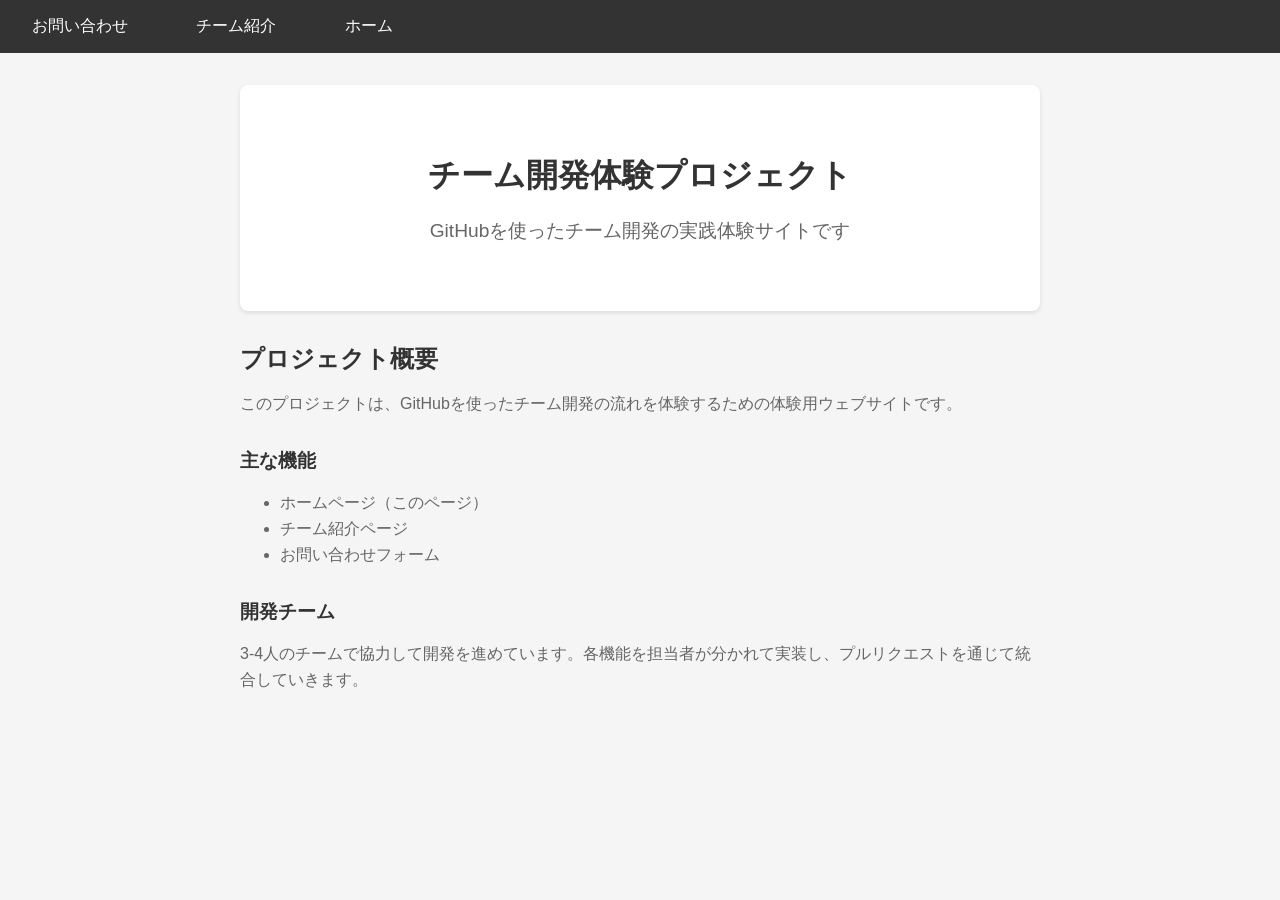
<file: index.html>
<!DOCTYPE html>
<html lang="ja">
<head>
    <meta charset="UTF-8">
    <meta name="viewport" content="width=device-width, initial-scale=1.0">
    <title>チーム開発体験 - ホーム</title>
    <link rel="stylesheet" href="main.css">
</head>
<body>
    <nav>
        <a href="contact.html">お問い合わせ</a>
        <a href="team.html">チーム紹介</a>
        <a href="index.html">ホーム</a>
    </nav>
    <div class="container">
        <div class="hero">
            <h1>チーム開発体験プロジェクト</h1>
            <p>GitHubを使ったチーム開発の実践体験サイトです</p>
        </div>
        
        <div class="content">
            <h2>プロジェクト概要</h2>
            <p>このプロジェクトは、GitHubを使ったチーム開発の流れを体験するための体験用ウェブサイトです。</p>
            
            <h3>主な機能</h3>
            <ul>
                <li>ホームページ（このページ）</li>
                <li>チーム紹介ページ</li>
                <li>お問い合わせフォーム</li>
            </ul>
            
            <h3>開発チーム</h3>
            <p>3-4人のチームで協力して開発を進めています。各機能を担当者が分かれて実装し、プルリクエストを通じて統合していきます。</p>
        </div>
    </div>
</body>
</html>
</file>
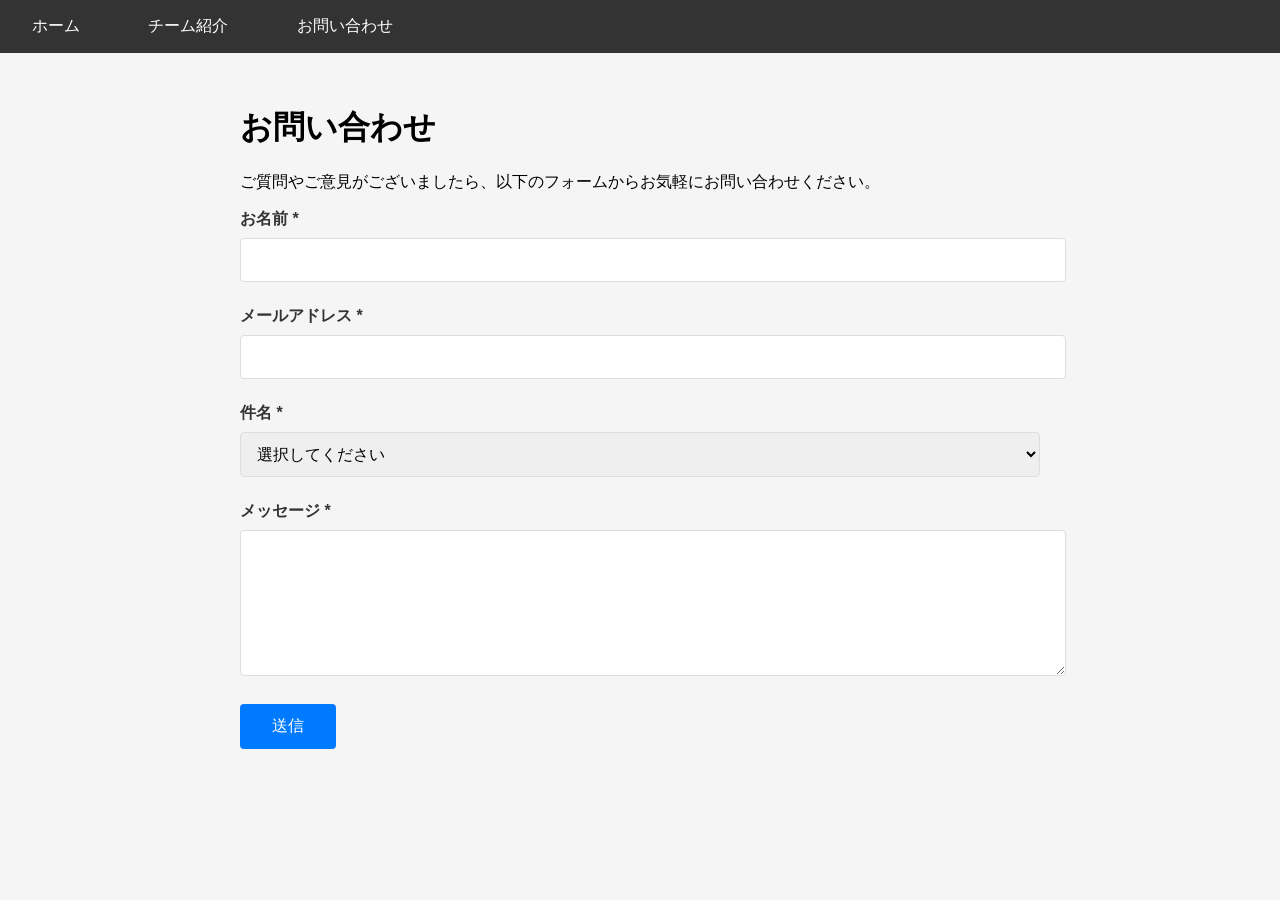
<file: contact.html>
<!DOCTYPE html>
<html lang="ja">
<head>
    <meta charset="UTF-8">
    <meta name="viewport" content="width=device-width, initial-scale=1.0">
    <title>チーム開発体験 - お問い合わせ</title>
    <link rel="stylesheet" href="main.css">
</head>
<body>
    <nav>
        <a href="index.html">ホーム</a>
        <a href="team.html">チーム紹介</a>
        <a href="contact.html">お問い合わせ</a>
    </nav>
    
    <div class="container">
        <h1>お問い合わせ</h1>
        <p>ご質問やご意見がございましたら、以下のフォームからお気軽にお問い合わせください。</p>
        
        <form id="contactForm">
            <div class="form-group">
                <label for="name">お名前 *</label>
                <input type="text" id="name" name="name" required>
            </div>
            
            <div class="form-group">
                <label for="email">メールアドレス *</label>
                <input type="email" id="email" name="email" required>
            </div>
            
            <div class="form-group">
                <label for="subject">件名 *</label>
                <select id="subject" name="subject" required>
                    <option value="">選択してください</option>
                    <option value="general">一般的なお問い合わせ</option>
                    <option value="bug">バグ報告</option>
                    <option value="feature">機能要望</option>
                    <option value="other">その他</option>
                </select>
            </div>
            
            <div class="form-group">
                <label for="message">メッセージ *</label>
                <textarea id="message" name="message" required></textarea>
            </div>
            
            <button type="submit">送信</button>
        </form>
        
        <div id="successMessage" class="success-message">
            お問い合わせありがとうございます。内容を確認の上、担当者よりご連絡いたします。
        </div>
    </div>
</body>
</html>
</file>
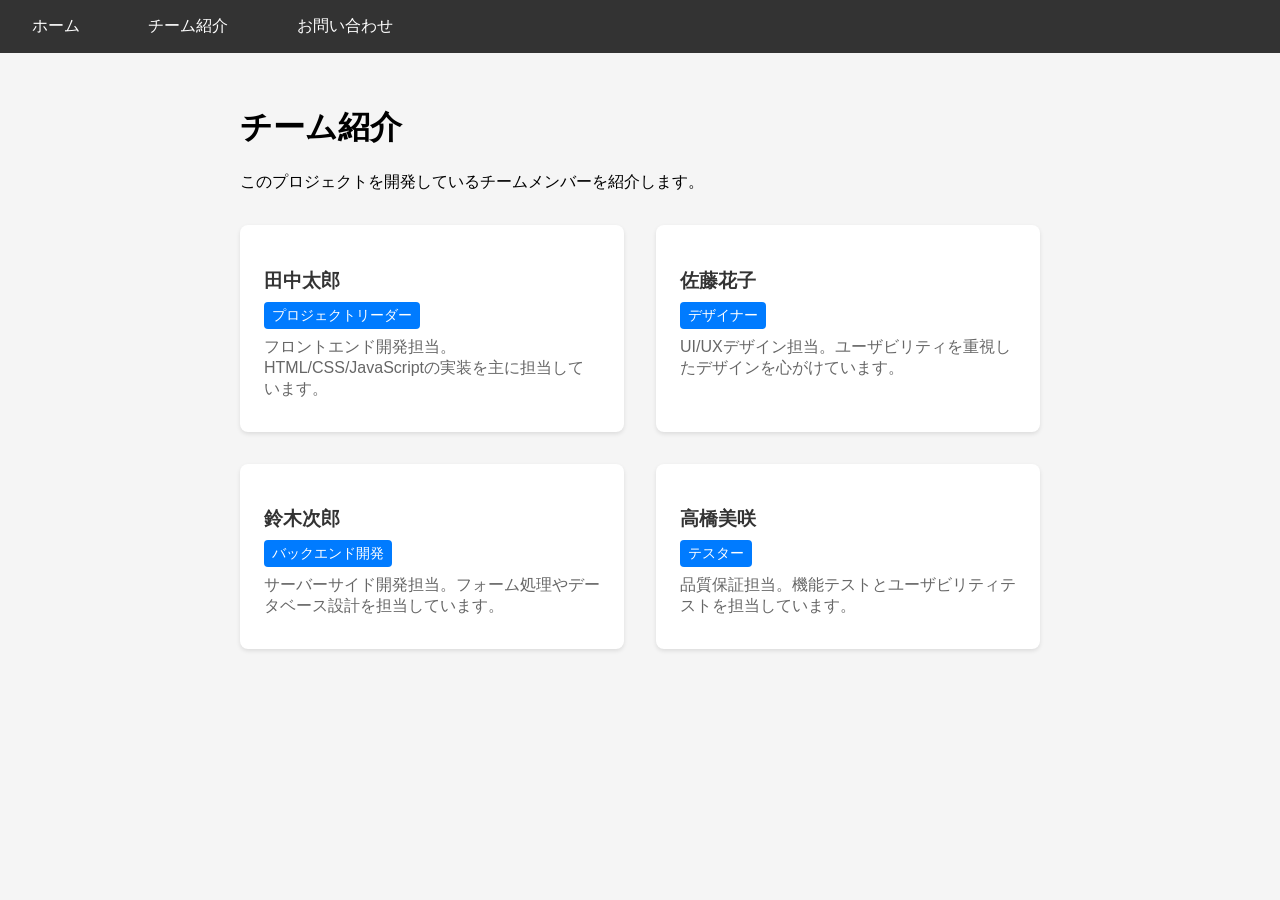
<file: team.html>
<!DOCTYPE html>
<html lang="ja">
<head>
    <meta charset="UTF-8">
    <meta name="viewport" content="width=device-width, initial-scale=1.0">
    <title>チーム開発体験 - チーム紹介</title>
    <link rel="stylesheet" href="main.css">
</head>
<body>
    <nav>
        <a href="index.html">ホーム</a>
        <a href="team.html">チーム紹介</a>
        <a href="contact.html">お問い合わせ</a>
    </nav>
    
    <div class="container">
        <h1>チーム紹介</h1>
        <p>このプロジェクトを開発しているチームメンバーを紹介します。</p>
        
        <div class="team-grid">
            <div class="member-card">
                <h3>田中太郎</h3>
                <span class="role">プロジェクトリーダー</span>
                <p>フロントエンド開発担当。HTML/CSS/JavaScriptの実装を主に担当しています。</p>
            </div>
            
            <div class="member-card">
                <h3>佐藤花子</h3>
                <span class="role">デザイナー</span>
                <p>UI/UXデザイン担当。ユーザビリティを重視したデザインを心がけています。</p>
            </div>
            
            <div class="member-card">
                <h3>鈴木次郎</h3>
                <span class="role">バックエンド開発</span>
                <p>サーバーサイド開発担当。フォーム処理やデータベース設計を担当しています。</p>
            </div>
            
            <div class="member-card">
                <h3>高橋美咲</h3>
                <span class="role">テスター</span>
                <p>品質保証担当。機能テストとユーザビリティテストを担当しています。</p>
            </div>
        </div>
    </div>
</body>
</html>
</file>
<file: main.css>
/* 共通スタイル */
body {
    font-family: 'Arial', sans-serif;
    margin: 0;
    padding: 0;
    background-color: #f5f5f5;
}

/* ナビゲーション */
nav {
    background-color: #333;
    padding: 1rem;
}

nav a {
    color: white;
    text-decoration: none;
    margin-right: 2rem;
    padding: 0.5rem 1rem;
    border-radius: 4px;
    transition: background-color 0.3s ease;
}

nav a:hover {
    background-color: #555;
}

/* コンテナ */
.container {
    max-width: 800px;
    margin: 0 auto;
    padding: 2rem;
}

/* ヒーローセクション */
.hero {
    text-align: center;
    padding: 3rem 0;
    background-color: white;
    border-radius: 8px;
    margin-bottom: 2rem;
    box-shadow: 0 2px 4px rgba(0,0,0,0.1);
}

.hero h1 {
    color: #333;
    margin-bottom: 1rem;
}

.hero p {
    color: #666;
    font-size: 1.2rem;
}

/* コンテンツ */
.content h2 {
    color: #333;
    margin-bottom: 1rem;
}

.content h3 {
    color: #333;
    margin-top: 2rem;
    margin-bottom: 0.5rem;
}

.content p {
    color: #666;
    line-height: 1.6;
}

.content ul {
    color: #666;
    line-height: 1.6;
}

/* チームグリッド */
.team-grid {
    display: grid;
    grid-template-columns: repeat(auto-fit, minmax(250px, 1fr));
    gap: 2rem;
    margin-top: 2rem;
}

.member-card {
    background-color: white;
    padding: 1.5rem;
    border-radius: 8px;
    box-shadow: 0 2px 4px rgba(0,0,0,0.1);
    transition: transform 0.3s ease;
}

.member-card:hover {
    transform: translateY(-2px);
}

.member-card h3 {
    color: #333;
    margin-bottom: 0.5rem;
}

.member-card p {
    color: #666;
    margin: 0.5rem 0;
}

.role {
    background-color: #007bff;
    color: white;
    padding: 0.25rem 0.5rem;
    border-radius: 4px;
    font-size: 0.9rem;
    display: inline-block;
}

/* フォーム */
.form-group {
    margin-bottom: 1.5rem;
}

label {
    display: block;
    margin-bottom: 0.5rem;
    font-weight: bold;
    color: #333;
}

input, textarea, select {
    width: 100%;
    padding: 0.75rem;
    border: 1px solid #ddd;
    border-radius: 4px;
    font-size: 1rem;
    transition: border-color 0.3s ease;
}

input:focus, textarea:focus, select:focus {
    outline: none;
    border-color: #007bff;
}

textarea {
    height: 120px;
    resize: vertical;
}

button {
    background-color: #007bff;
    color: white;
    padding: 0.75rem 2rem;
    border: none;
    border-radius: 4px;
    font-size: 1rem;
    cursor: pointer;
    transition: background-color 0.3s ease;
}

button:hover {
    background-color: #0056b3;
}

/* メッセージ */
.success-message {
    background-color: #d4edda;
    color: #155724;
    padding: 1rem;
    border-radius: 4px;
    margin-top: 1rem;
    display: none;
}

/* レスポンシブデザイン */
@media (max-width: 768px) {
    .container {
        padding: 1rem;
    }
    
    nav a {
        margin-right: 1rem;
        padding: 0.5rem;
    }
    
    .team-grid {
        grid-template-columns: 1fr;
    }
    
    .hero {
        padding: 2rem 0;
    }
}
</file>
